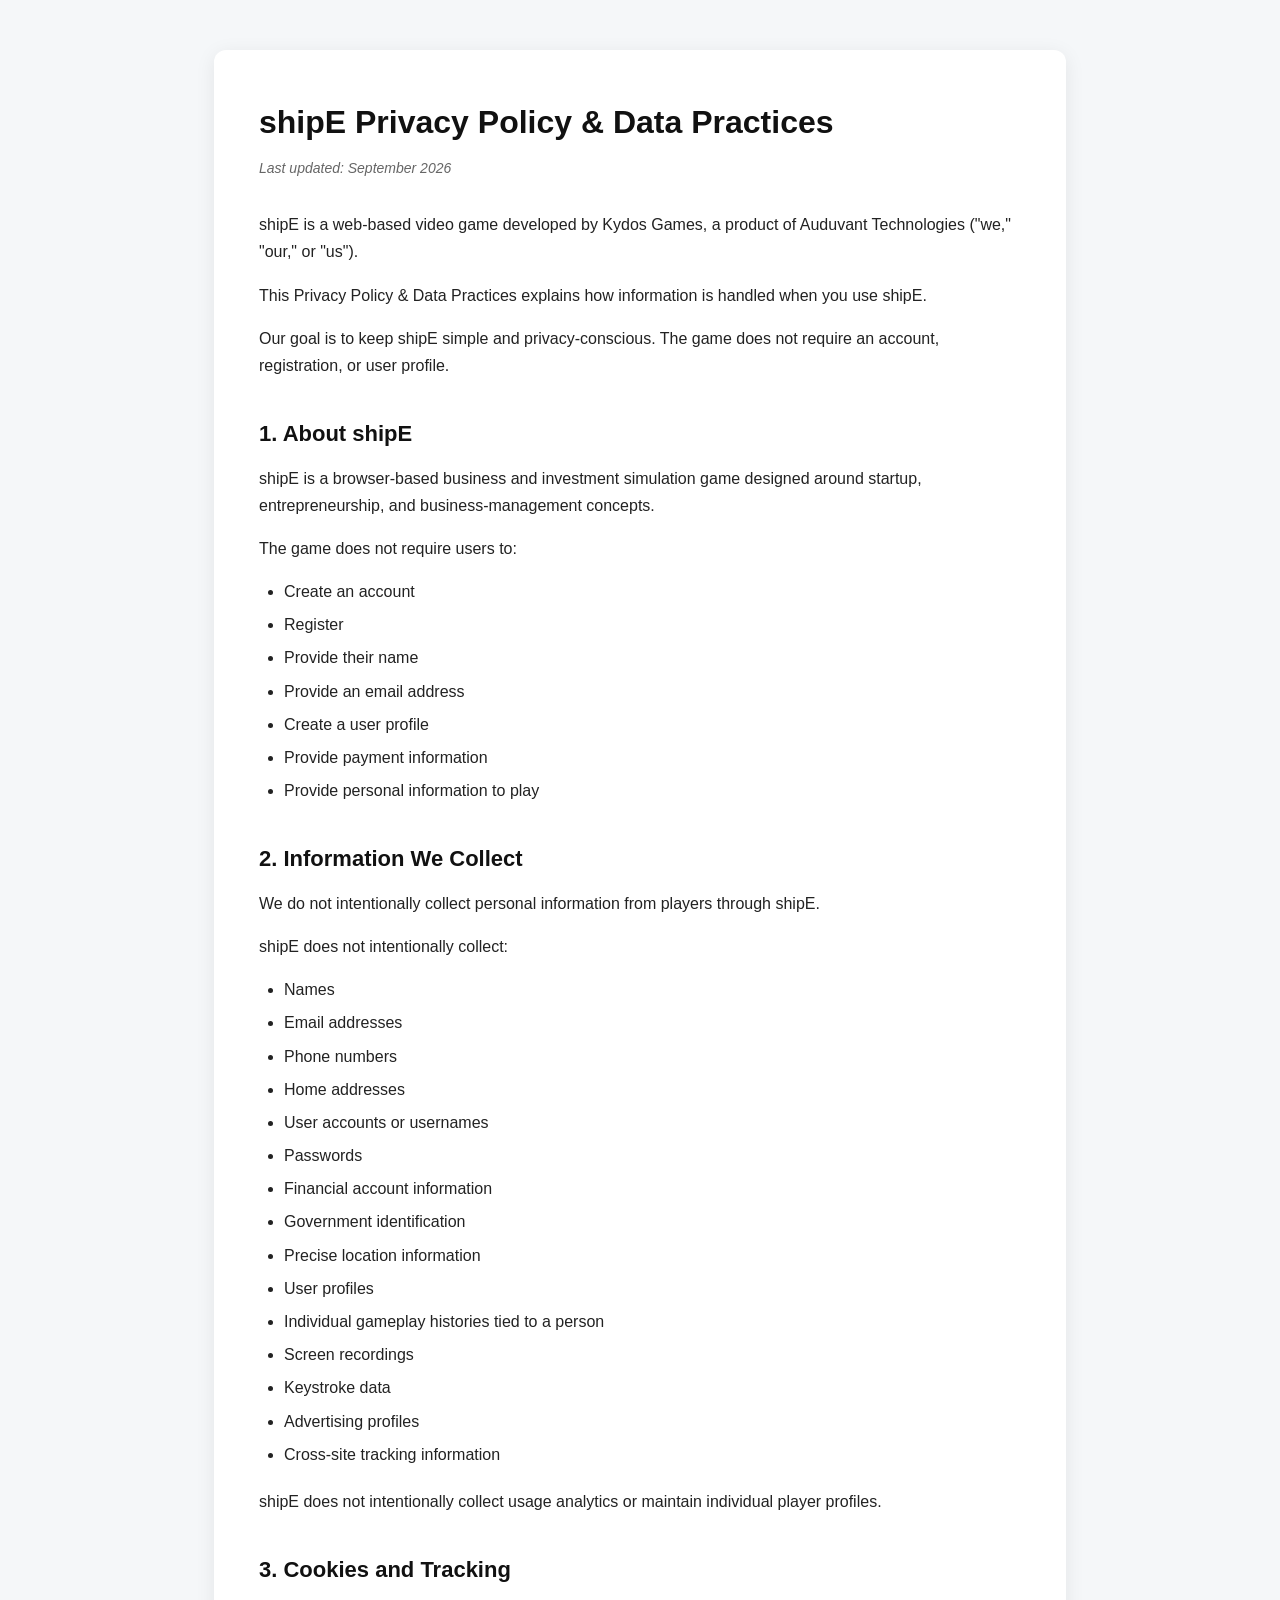
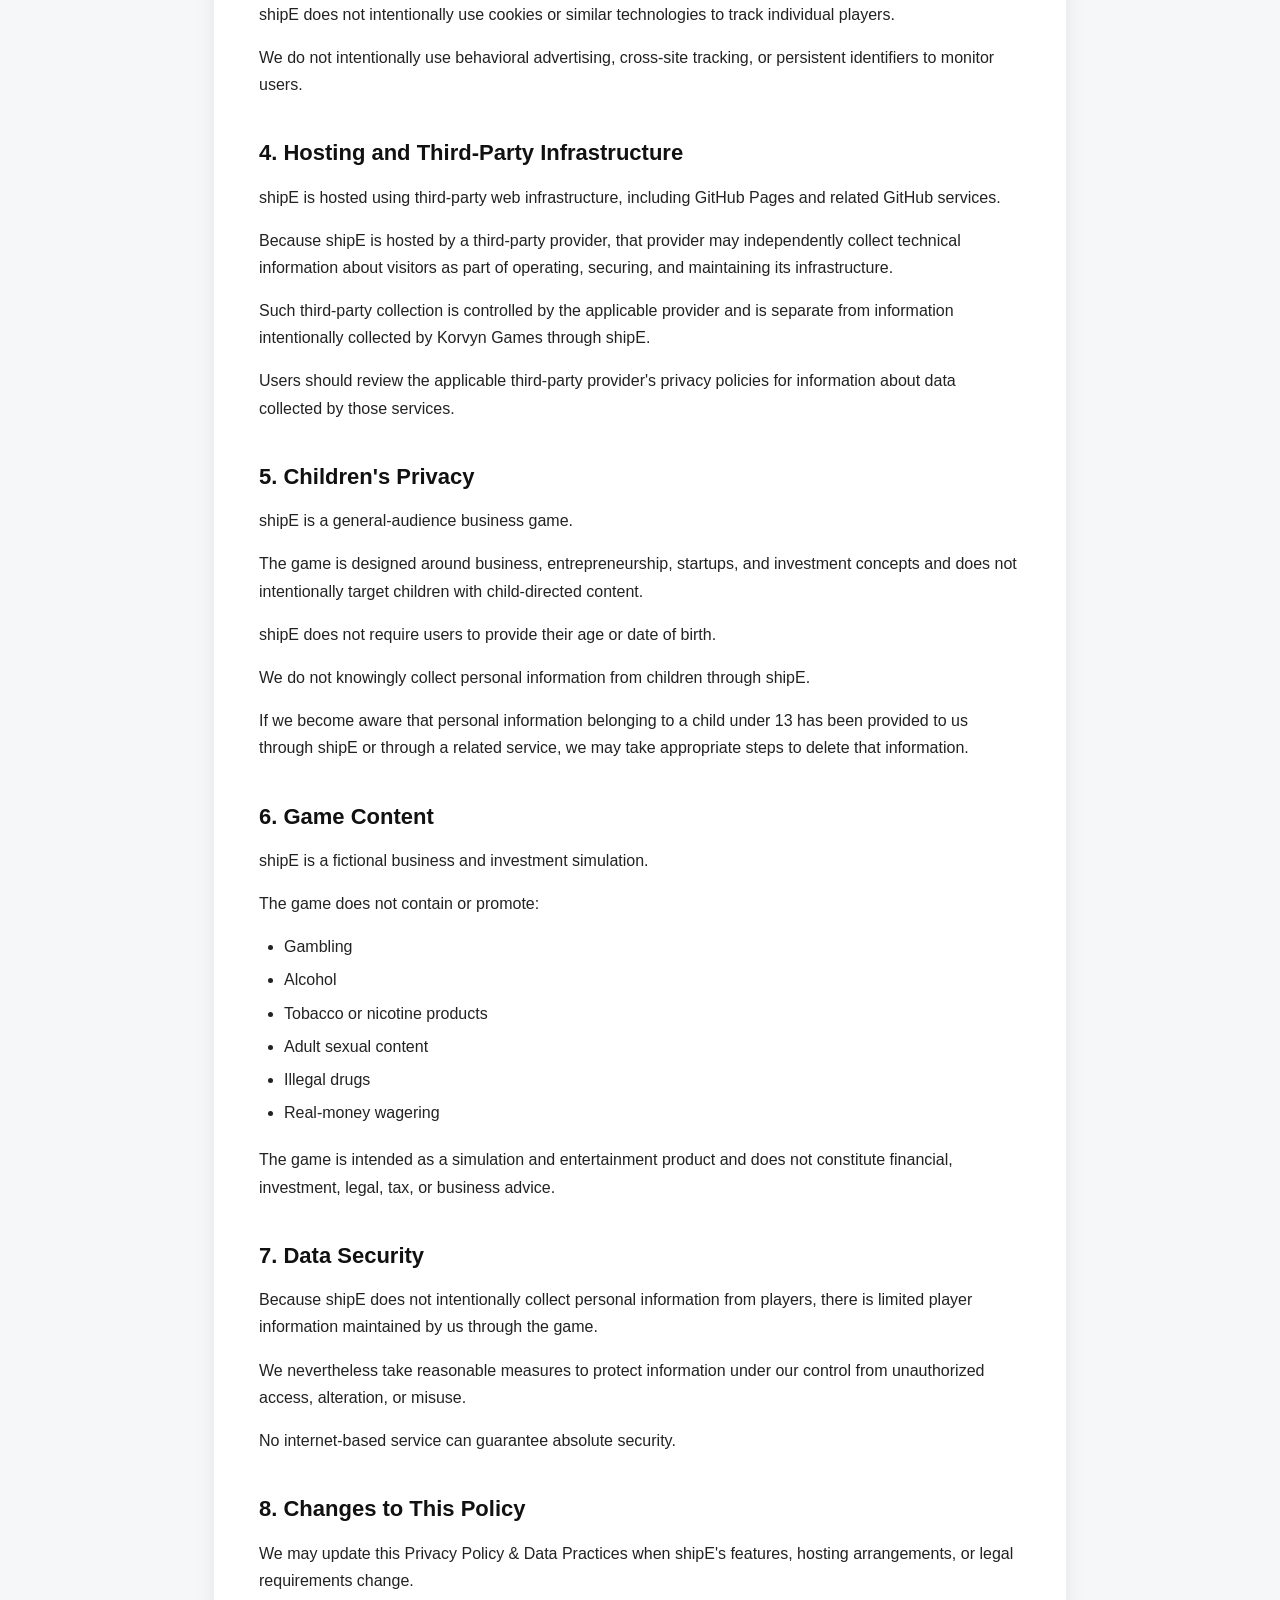
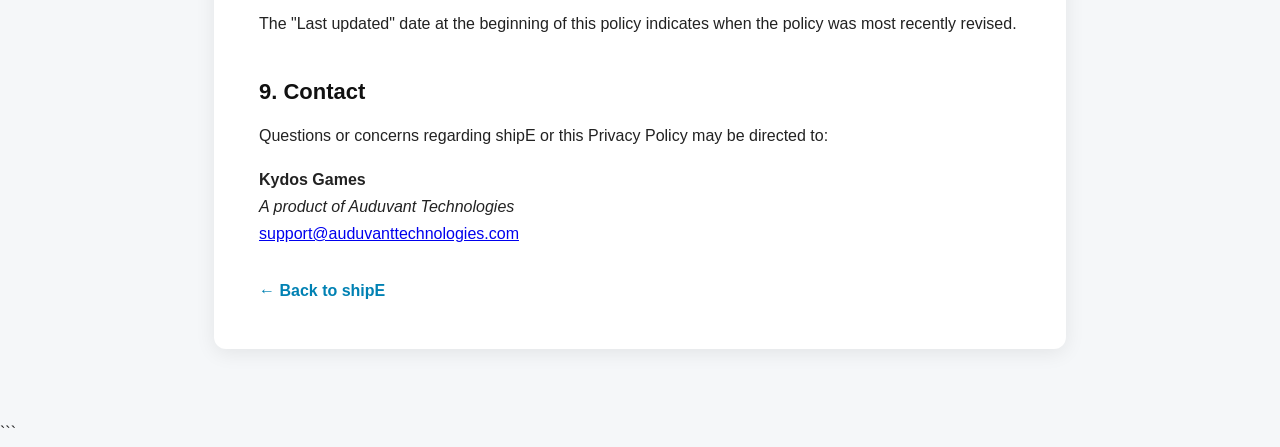
<file: privacy.html>
<!DOCTYPE html>
<html lang="en">
<head>
  <meta charset="UTF-8">
  <meta name="viewport" content="width=device-width, initial-scale=1.0">

  <title>shipE — Privacy Policy</title>

  <style>
    * {
      box-sizing: border-box;
    }

    body {
      margin: 0;
      padding: 0;
      font-family: Arial, Helvetica, sans-serif;
      background: #f5f7f9;
      color: #222;
      line-height: 1.7;
    }

    .container {
      max-width: 900px;
      margin: 0 auto;
      padding: 50px 24px 70px;
    }

    .policy {
      background: #ffffff;
      padding: 45px;
      border-radius: 12px;
      box-shadow: 0 4px 20px rgba(0, 0, 0, 0.08);
    }

    h1 {
      margin-top: 0;
      margin-bottom: 8px;
      font-size: 32px;
      color: #111;
    }

    h2 {
      margin-top: 36px;
      margin-bottom: 12px;
      font-size: 22px;
      color: #111;
    }

    p {
      margin: 0 0 16px;
    }

    ul {
      margin-top: 8px;
      margin-bottom: 20px;
      padding-left: 25px;
    }

    li {
      margin-bottom: 6px;
    }

    .updated {
      color: #666;
      font-size: 14px;
      margin-bottom: 30px;
    }

    .brand {
      margin-bottom: 28px;
    }

    .brand strong {
      font-size: 18px;
    }

    .contact {
      margin-top: 10px;
    }

    .back-link {
      display: inline-block;
      margin-top: 30px;
      color: #0081B3;
      text-decoration: none;
      font-weight: 600;
    }

    .back-link:hover {
      text-decoration: underline;
    }

    @media (max-width: 600px) {
      .container {
        padding: 25px 14px 40px;
      }

      .policy {
        padding: 28px 22px;
      }

      h1 {
        font-size: 26px;
      }

      h2 {
        font-size: 20px;
      }
    }
  </style>
</head>

<body>

  <div class="container">
    <main class="policy">

      <h1>shipE Privacy Policy &amp; Data Practices</h1>

      <p class="updated">
        <em>Last updated: September 2026</em>
      </p>

      <div class="brand">
        <p>
          shipE is a web-based video game developed by Kydos Games,
          a product of Auduvant Technologies ("we," "our," or "us").
        </p>

        <p>
          This Privacy Policy &amp; Data Practices explains how information
          is handled when you use shipE.
        </p>

        <p>
          Our goal is to keep shipE simple and privacy-conscious. The game
          does not require an account, registration, or user profile.
        </p>
      </div>

      <h2>1. About shipE</h2>

      <p>
        shipE is a browser-based business and investment simulation game
        designed around startup, entrepreneurship, and business-management concepts.
      </p>

      <p>The game does not require users to:</p>

      <ul>
        <li>Create an account</li>
        <li>Register</li>
        <li>Provide their name</li>
        <li>Provide an email address</li>
        <li>Create a user profile</li>
        <li>Provide payment information</li>
        <li>Provide personal information to play</li>
      </ul>

      <h2>2. Information We Collect</h2>

      <p>
        We do not intentionally collect personal information from players through shipE.
      </p>

      <p>shipE does not intentionally collect:</p>

      <ul>
        <li>Names</li>
        <li>Email addresses</li>
        <li>Phone numbers</li>
        <li>Home addresses</li>
        <li>User accounts or usernames</li>
        <li>Passwords</li>
        <li>Financial account information</li>
        <li>Government identification</li>
        <li>Precise location information</li>
        <li>User profiles</li>
        <li>Individual gameplay histories tied to a person</li>
        <li>Screen recordings</li>
        <li>Keystroke data</li>
        <li>Advertising profiles</li>
        <li>Cross-site tracking information</li>
      </ul>

      <p>
        shipE does not intentionally collect usage analytics or maintain
        individual player profiles.
      </p>

      <h2>3. Cookies and Tracking</h2>

      <p>
        shipE does not intentionally use cookies or similar technologies
        to track individual players.
      </p>

      <p>
        We do not intentionally use behavioral advertising, cross-site tracking,
        or persistent identifiers to monitor users.
      </p>

      <h2>4. Hosting and Third-Party Infrastructure</h2>

      <p>
        shipE is hosted using third-party web infrastructure, including
        GitHub Pages and related GitHub services.
      </p>

      <p>
        Because shipE is hosted by a third-party provider, that provider may
        independently collect technical information about visitors as part of
        operating, securing, and maintaining its infrastructure.
      </p>

      <p>
        Such third-party collection is controlled by the applicable provider
        and is separate from information intentionally collected by Korvyn Games
        through shipE.
      </p>

      <p>
        Users should review the applicable third-party provider's privacy policies
        for information about data collected by those services.
      </p>

      <h2>5. Children's Privacy</h2>

      <p>
        shipE is a general-audience business game.
      </p>

      <p>
        The game is designed around business, entrepreneurship, startups,
        and investment concepts and does not intentionally target children
        with child-directed content.
      </p>

      <p>
        shipE does not require users to provide their age or date of birth.
      </p>

      <p>
        We do not knowingly collect personal information from children through shipE.
      </p>

      <p>
        If we become aware that personal information belonging to a child under 13
        has been provided to us through shipE or through a related service,
        we may take appropriate steps to delete that information.
      </p>

      <h2>6. Game Content</h2>

      <p>
        shipE is a fictional business and investment simulation.
      </p>

      <p>The game does not contain or promote:</p>

      <ul>
        <li>Gambling</li>
        <li>Alcohol</li>
        <li>Tobacco or nicotine products</li>
        <li>Adult sexual content</li>
        <li>Illegal drugs</li>
        <li>Real-money wagering</li>
      </ul>

      <p>
        The game is intended as a simulation and entertainment product and does not
        constitute financial, investment, legal, tax, or business advice.
      </p>

      <h2>7. Data Security</h2>

      <p>
        Because shipE does not intentionally collect personal information from
        players, there is limited player information maintained by us through the game.
      </p>

      <p>
        We nevertheless take reasonable measures to protect information under our
        control from unauthorized access, alteration, or misuse.
      </p>

      <p>
        No internet-based service can guarantee absolute security.
      </p>

      <h2>8. Changes to This Policy</h2>

      <p>
        We may update this Privacy Policy &amp; Data Practices when shipE's features,
        hosting arrangements, or legal requirements change.
      </p>

      <p>
        The "Last updated" date at the beginning of this policy indicates when
        the policy was most recently revised.
      </p>

      <h2>9. Contact</h2>

      <p>
        Questions or concerns regarding shipE or this Privacy Policy may be directed to:
      </p>

      <div class="contact">
        <strong>Kydos Games</strong><br>
        <em>A product of Auduvant Technologies</em><br>
        <a href="mailto:support@auduvanttechnologies.com">
          support@auduvanttechnologies.com
        </a>
      </div>

      <a href="index.html" class="back-link">
        ← Back to shipE
      </a>

    </main>
  </div>

</body>
</html>
```
</file>
